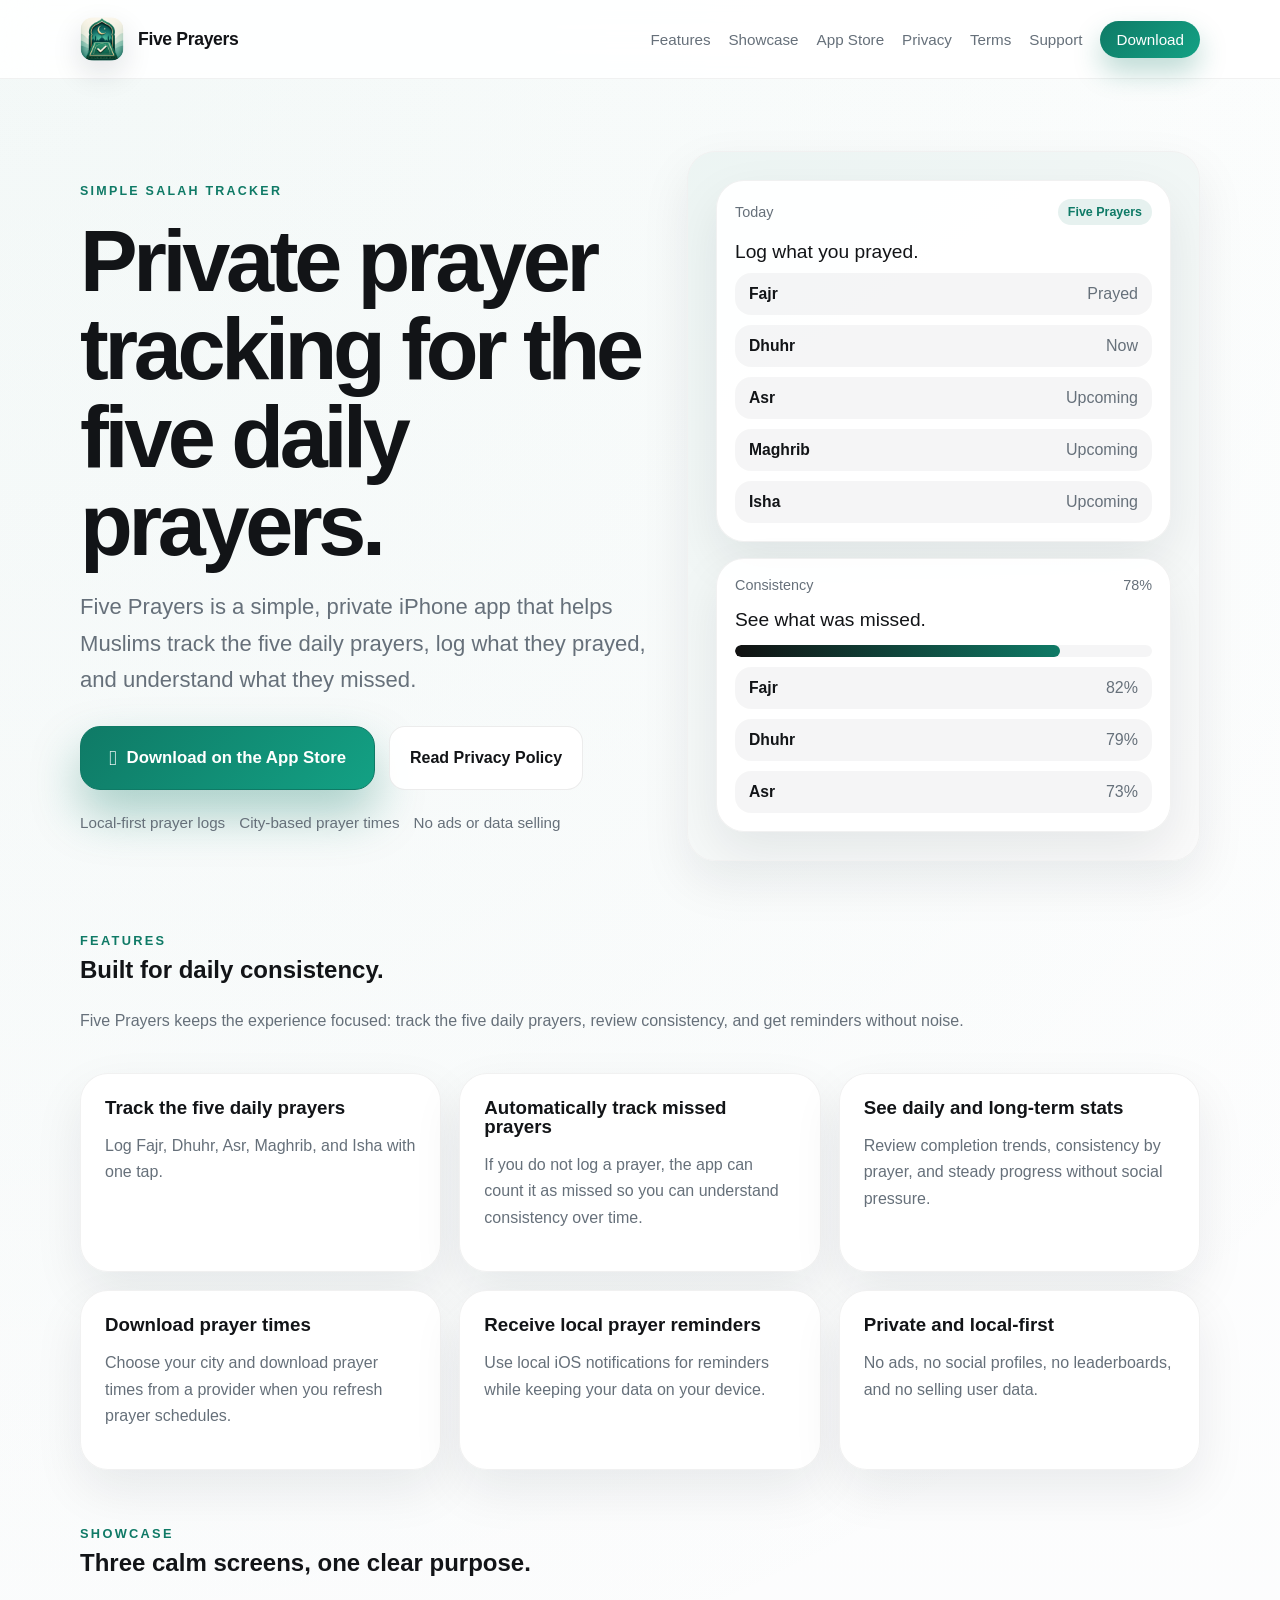
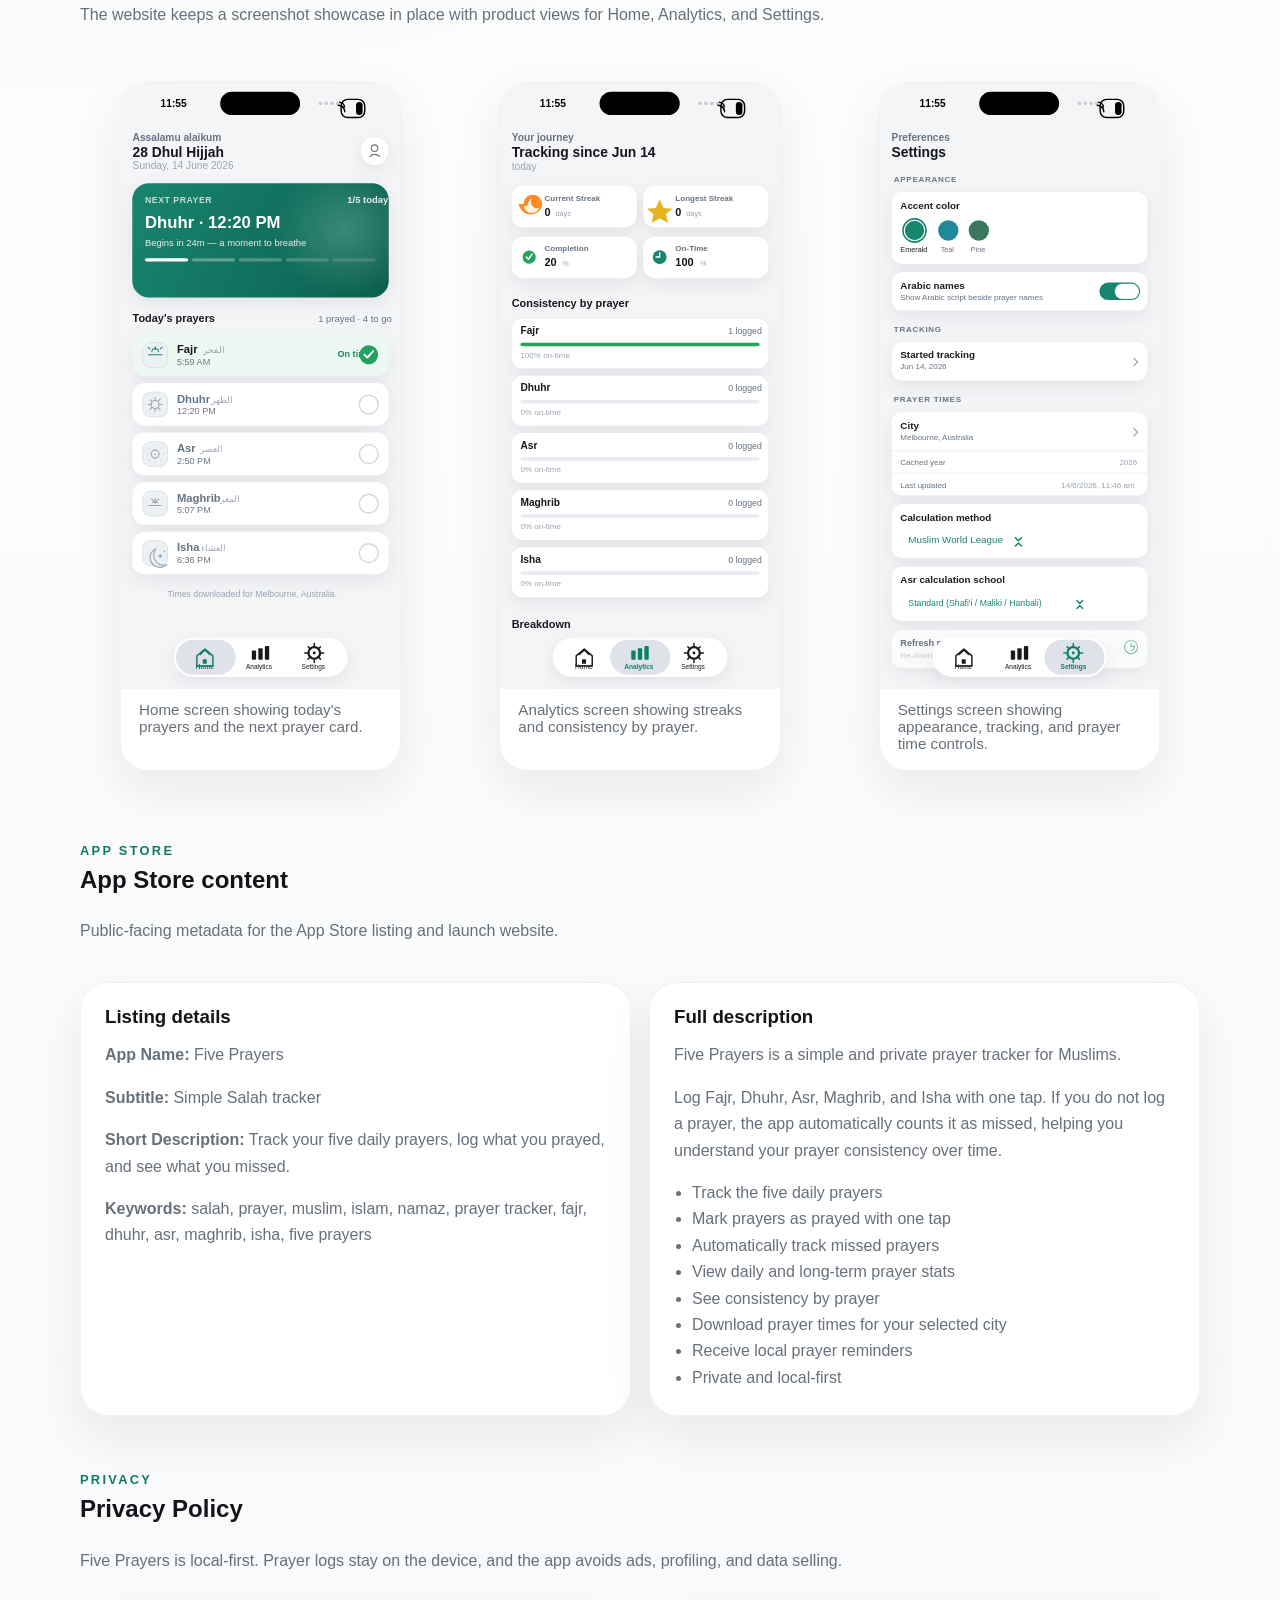
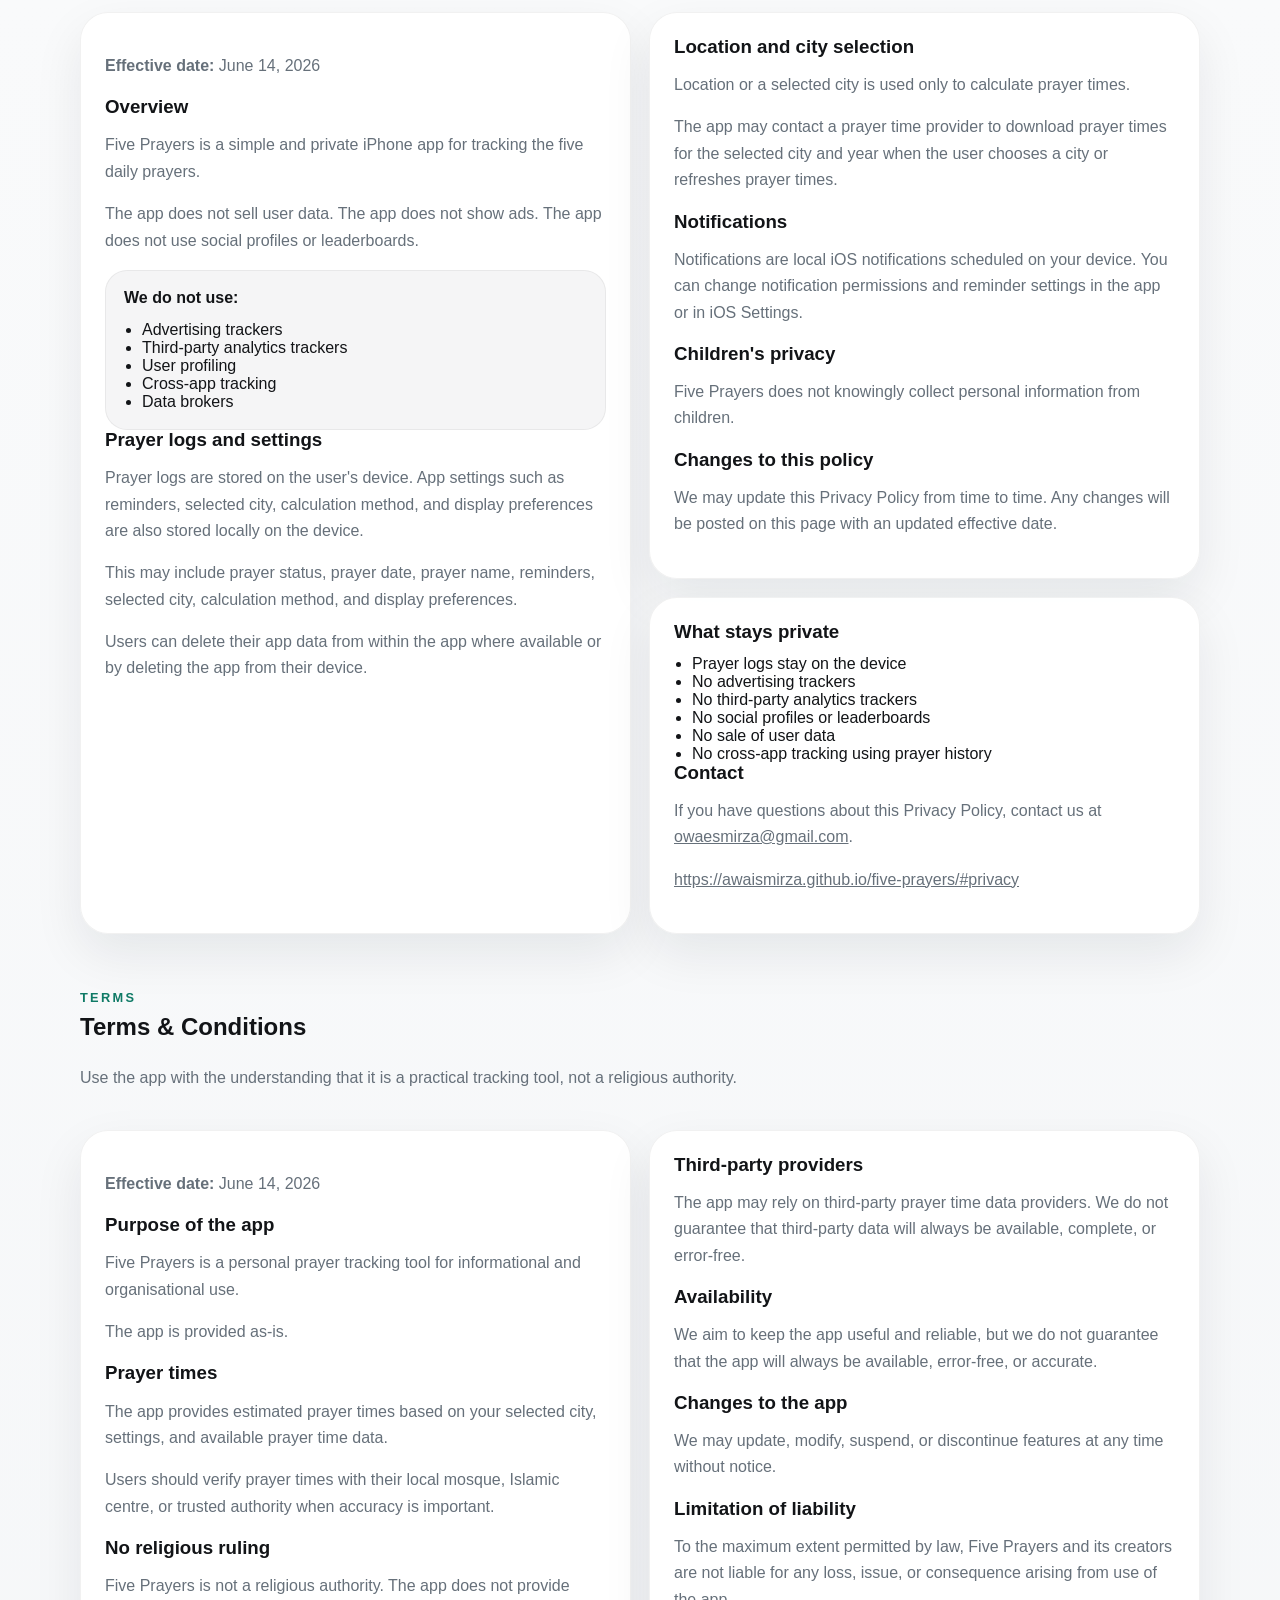
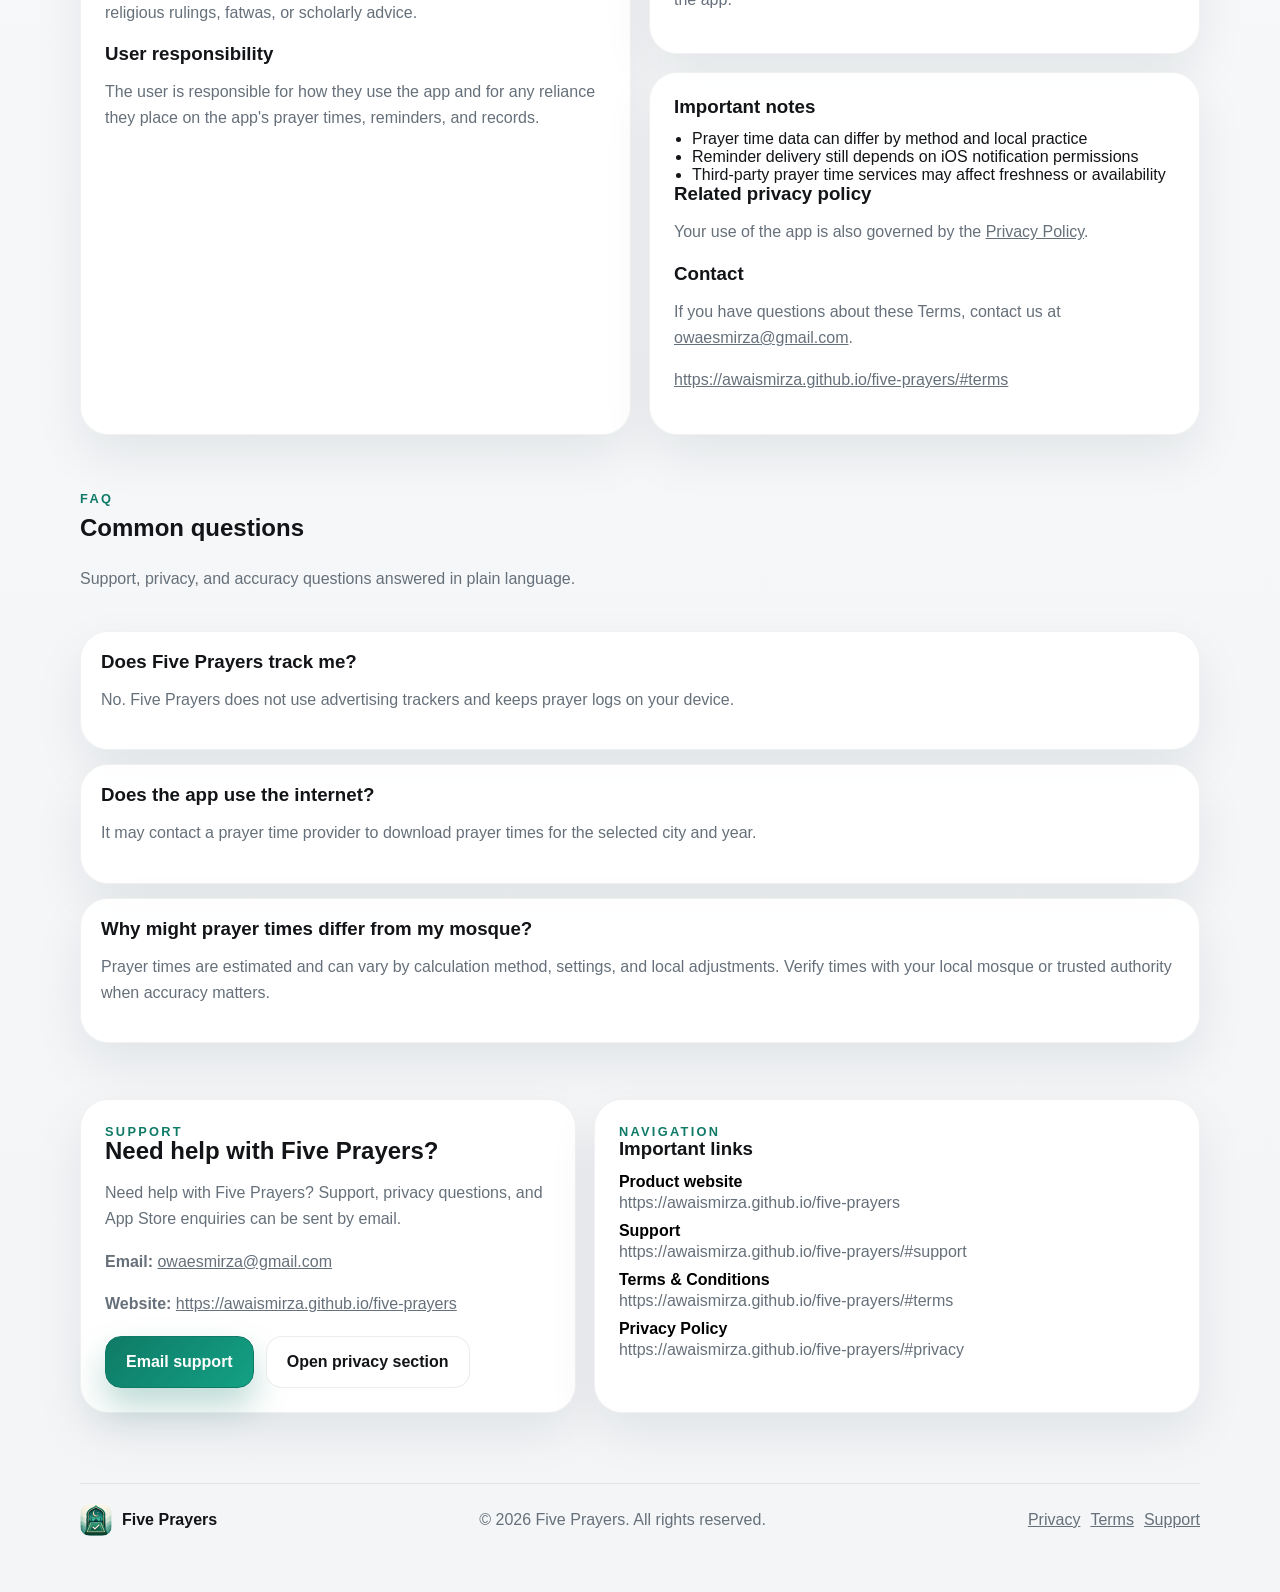
<file: index.html>
<!DOCTYPE html>
<html lang="en">
<head>
  <meta charset="utf-8">
  <meta name="viewport" content="width=device-width, initial-scale=1">
  <title>Five Prayers — Simple Muslim Prayer Tracker for iPhone</title>
  <meta name="description" content="Five Prayers is a simple, private iPhone app that helps Muslims track the five daily prayers, log what they prayed, and understand what they missed.">
  <meta name="theme-color" content="#ffffff">
  <meta property="og:title" content="Five Prayers — Simple Muslim Prayer Tracker for iPhone">
  <meta property="og:description" content="Five Prayers helps Muslims track the five daily prayers, log what they prayed, and understand what they missed with a calm, local-first iPhone app.">
  <meta property="og:type" content="website">
  <meta property="og:site_name" content="Five Prayers">
  <meta property="og:url" content="https://awaismirza.github.io/five-prayers">
  <meta property="og:image" content="https://awaismirza.github.io/five-prayers/docs/assets/app-icon.png">
  <meta name="twitter:card" content="summary_large_image">
  <meta name="twitter:title" content="Five Prayers — Simple Muslim Prayer Tracker for iPhone">
  <meta name="twitter:description" content="Track your five daily prayers, log what you prayed, and see what you missed.">
  <link rel="canonical" href="https://awaismirza.github.io/five-prayers">
  <link rel="icon" type="image/png" href="docs/assets/app-icon.png">
  <link rel="apple-touch-icon" href="docs/assets/app-icon.png">
  <script type="application/ld+json">
    {
      "@context": "https://schema.org",
      "@type": "MobileApplication",
      "name": "Five Prayers",
      "applicationCategory": "LifestyleApplication",
      "operatingSystem": "iOS",
      "url": "https://awaismirza.github.io/five-prayers",
      "image": "https://awaismirza.github.io/five-prayers/docs/assets/app-icon.png",
      "description": "Five Prayers is a simple, private iPhone app that helps Muslims track the five daily prayers, log what they prayed, and understand what they missed.",
      "offers": {
        "@type": "Offer",
        "price": "0",
        "priceCurrency": "USD"
      },
      "publisher": {
        "@type": "Organization",
        "name": "Five Prayers"
      }
    }
  </script>
  <style>
    :root {
      --forest: #111111;
      --deep: #000000;
      --sand: #f3f5f7;
      --cream: #ffffff;
      --ink: #121417;
      --muted: #66707a;
      --line: rgba(17, 20, 23, 0.08);
      --gold: #0f7a66;
      --shadow: 0 20px 50px rgba(15, 23, 42, 0.08);
      --radius: 28px;
    }
    * { box-sizing: border-box; }
    html { scroll-behavior: smooth; }
    body {
      margin: 0;
      font-family: "SF Pro Text", "Aptos", "Segoe UI Variable Text", "Helvetica Neue", sans-serif;
      color: var(--ink);
      background:
        radial-gradient(circle at top left, rgba(15, 122, 102, 0.05), transparent 28%),
        linear-gradient(180deg, #ffffff 0%, var(--sand) 100%);
    }
    a { color: inherit; }
    img { display: block; max-width: 100%; }
    .wrap { width: min(1120px, calc(100% - 40px)); margin: 0 auto; }
    .site-header {
      position: sticky;
      top: 0;
      z-index: 20;
      backdrop-filter: blur(20px);
      background: rgba(255, 255, 255, 0.88);
      border-bottom: 1px solid rgba(17, 20, 23, 0.06);
    }
    .nav {
      min-height: 78px;
      display: flex;
      align-items: center;
      justify-content: space-between;
      gap: 20px;
    }
    .brand {
      display: inline-flex;
      align-items: center;
      gap: 14px;
      text-decoration: none;
      font-weight: 700;
      font-size: 1.1rem;
      letter-spacing: -0.02em;
    }
    .brand img {
      width: 44px;
      height: 44px;
      border-radius: 14px;
      box-shadow: 0 12px 30px rgba(15, 23, 42, 0.12);
    }
    .links {
      display: flex;
      flex-wrap: wrap;
      align-items: center;
      gap: 18px;
      font-size: 0.95rem;
      color: var(--muted);
    }
    .links a {
      text-decoration: none;
    }
    .pill {
      background: linear-gradient(135deg, #0f7a66, #13a184);
      color: #fff;
      padding: 10px 16px;
      border-radius: 999px;
      box-shadow: 0 14px 28px rgba(15, 122, 102, 0.28);
    }
    .hero {
      padding: 72px 0 44px;
    }
    .hero-grid {
      display: grid;
      grid-template-columns: 1.05fr 0.95fr;
      gap: 40px;
      align-items: center;
    }
    .eyebrow {
      display: inline-flex;
      align-items: center;
      gap: 10px;
      color: var(--gold);
      letter-spacing: 0.18em;
      text-transform: uppercase;
      font-size: 0.78rem;
      font-weight: 700;
    }
    h1, h2, h3 {
      margin: 0;
      line-height: 1.02;
      font-family: "SF Pro Display", "Aptos Display", "Segoe UI Variable Display", "Helvetica Neue", sans-serif;
    }
    h1 {
      margin-top: 18px;
      font-size: clamp(3rem, 7vw, 5.4rem);
      letter-spacing: -0.05em;
    }
    .lead {
      margin-top: 20px;
      font-size: clamp(1.1rem, 2vw, 1.38rem);
      color: var(--muted);
      max-width: 640px;
      line-height: 1.65;
    }
    .cta, .trust {
      display: flex;
      flex-wrap: wrap;
      gap: 14px;
    }
    .cta { margin-top: 28px; }
    .trust {
      margin-top: 24px;
      color: var(--muted);
      font-size: 0.95rem;
    }
    .btn {
      display: inline-flex;
      align-items: center;
      justify-content: center;
      min-height: 52px;
      padding: 0 20px;
      border-radius: 16px;
      text-decoration: none;
      border: 1px solid var(--line);
      font-weight: 700;
      background: rgba(255, 255, 255, 0.92);
    }
    .btn.primary {
      background: linear-gradient(135deg, #0f7a66, #13a184);
      border-color: #0f7a66;
      color: #fff;
      box-shadow: 0 18px 34px rgba(15, 122, 102, 0.28);
    }
    .btn.download {
      min-height: 64px;
      padding: 0 28px;
      border-radius: 20px;
      font-size: 1.05rem;
      gap: 10px;
      box-shadow: 0 24px 48px rgba(15, 122, 102, 0.34);
    }
    .btn.download::before {
      content: "";
      font-size: 1.3rem;
      line-height: 1;
    }
    .hero-card,
    .section-card,
    .policy,
    .faq-item,
    .metadata,
    .phone,
    .support-card {
      background: rgba(255, 255, 255, 0.94);
      border: 1px solid rgba(17, 20, 23, 0.06);
      box-shadow: var(--shadow);
      border-radius: var(--radius);
    }
    .hero-card {
      padding: 28px;
      position: relative;
      overflow: hidden;
    }
    .hero-card::before {
      content: "";
      position: absolute;
      inset: 0;
      background: linear-gradient(145deg, rgba(15, 122, 102, 0.08), rgba(17, 20, 23, 0.02));
      pointer-events: none;
    }
    .hero-card > * { position: relative; }
    .phone-preview {
      display: grid;
      gap: 16px;
    }
    .phone {
      padding: 18px;
    }
    .phone-top {
      display: flex;
      justify-content: space-between;
      align-items: center;
      margin-bottom: 16px;
      color: var(--muted);
      font-size: 0.9rem;
    }
    .phone-title {
      font-size: 1.2rem;
      margin-bottom: 10px;
    }
    .row,
    .bar {
      border-radius: 16px;
      background: rgba(15, 23, 42, 0.04);
    }
    .row {
      display: flex;
      justify-content: space-between;
      padding: 12px 14px;
      margin-top: 10px;
    }
    .row strong { font-size: 0.98rem; }
    .row span { color: var(--muted); }
    .tag {
      display: inline-flex;
      align-items: center;
      padding: 6px 10px;
      border-radius: 999px;
      background: rgba(15, 122, 102, 0.1);
      color: var(--gold);
      font-size: 0.78rem;
      font-weight: 700;
    }
    .bar {
      height: 12px;
      overflow: hidden;
      margin-top: 14px;
    }
    .bar > span {
      display: block;
      height: 100%;
      background: linear-gradient(90deg, #111111, #0f7a66);
      border-radius: 999px;
    }
    section { padding: 28px 0; }
    .section-head {
      display: flex;
      flex-direction: column;
      gap: 10px;
      margin-bottom: 22px;
    }
    .section-head p,
    .section-card p,
    .policy p,
    .faq-item p,
    .support-card p,
    .metadata p,
    .metadata li {
      color: var(--muted);
      line-height: 1.65;
    }
    .section-label {
      font-size: 0.8rem;
      letter-spacing: 0.18em;
      text-transform: uppercase;
      color: var(--gold);
      font-weight: 700;
    }
    .grid-3,
    .grid-2 {
      display: grid;
      gap: 18px;
    }
    .grid-3 { grid-template-columns: repeat(3, minmax(0, 1fr)); }
    .grid-2 { grid-template-columns: repeat(2, minmax(0, 1fr)); }
    .section-card,
    .policy,
    .metadata,
    .support-card { padding: 24px; }
    .showcase-grid {
      display: grid;
      grid-template-columns: repeat(3, minmax(0, 1fr));
      gap: 18px;
    }
    .showcase-shot {
      padding: 0;
      overflow: hidden;
    }
    .showcase-shot img {
      width: 100%;
      height: auto;
      aspect-ratio: 768 / 1664;
      object-fit: cover;
      background: #f7f8fa;
    }
    .showcase-shot .caption {
      padding: 0 18px 18px;
    }
    .caption {
      margin-top: 12px;
      font-size: 0.95rem;
      color: var(--muted);
    }
    ul { padding-left: 18px; }
    .metadata ul,
    .policy ul,
    .support-card ul { margin: 12px 0 0; }
    .policies {
      display: grid;
      grid-template-columns: repeat(2, minmax(0, 1fr));
      gap: 18px;
    }
    .policy-stack {
      display: grid;
      gap: 18px;
    }
    .policy h3,
    .support-card h3,
    .faq-item h3,
    .metadata h3,
    .section-card h3 {
      margin-bottom: 12px;
    }
    .policy p + h3,
    .support-card p + h3,
    .support-card ul + h3 {
      margin-top: 18px;
    }
    .policy ul,
    .support-card ul,
    .faq-list {
      margin-top: 14px;
    }
    .policy-callout {
      padding: 18px;
      border-radius: 22px;
      background: rgba(15, 23, 42, 0.04);
      border: 1px solid rgba(17, 20, 23, 0.06);
    }
    .contact-actions {
      display: flex;
      flex-wrap: wrap;
      gap: 12px;
      margin-top: 18px;
    }
    .link-list {
      list-style: none;
      padding: 0;
      margin: 16px 0 0;
      display: grid;
      gap: 10px;
    }
    .link-list a {
      text-decoration: none;
      font-weight: 700;
      color: var(--deep);
    }
    .link-list span {
      color: var(--muted);
      display: block;
      font-weight: 400;
      margin-top: 3px;
    }
    .faq-list {
      display: grid;
      gap: 14px;
    }
    .faq-item { padding: 20px; }
    .support-grid {
      display: grid;
      grid-template-columns: 0.9fr 1.1fr;
      gap: 18px;
    }
    footer {
      padding: 42px 0 56px;
      color: var(--muted);
    }
    .footer-row {
      display: flex;
      flex-wrap: wrap;
      align-items: center;
      justify-content: space-between;
      gap: 14px;
      border-top: 1px solid rgba(8, 60, 49, 0.08);
      padding-top: 20px;
    }
    .footer-brand {
      display: inline-flex;
      align-items: center;
      gap: 10px;
      font-weight: 700;
      color: var(--ink);
    }
    .footer-brand img {
      width: 32px;
      height: 32px;
      border-radius: 10px;
    }
    .footer-links {
      display: flex;
      flex-wrap: wrap;
      gap: 10px;
    }
    @media (max-width: 900px) {
      .hero-grid,
      .grid-3,
      .grid-2,
      .showcase-grid,
      .policies,
      .support-grid {
        grid-template-columns: 1fr;
      }
      .nav {
        padding: 14px 0;
        align-items: flex-start;
        flex-direction: column;
      }
    }
  </style>
</head>
<body>
  <header class="site-header">
    <div class="wrap nav">
      <a class="brand" href="#top">
        <img src="docs/assets/app-icon.png" alt="Five Prayers app icon">
        <span>Five Prayers</span>
      </a>
      <div class="links">
        <a href="#features">Features</a>
        <a href="#showcase">Showcase</a>
        <a href="https://apps.apple.com/us/app/five-prayers/id6780003136">App Store</a>
        <a href="#privacy">Privacy</a>
        <a href="#terms">Terms</a>
        <a href="#support">Support</a>
        <a href="https://apps.apple.com/us/app/five-prayers/id6780003136" class="pill">Download</a>
      </div>
    </div>
  </header>

  <main id="top">
    <section class="hero">
      <div class="wrap hero-grid">
        <div>
          <div class="eyebrow">Simple Salah tracker</div>
          <h1>Private prayer tracking for the five daily prayers.</h1>
          <p class="lead">Five Prayers is a simple, private iPhone app that helps Muslims track the five daily prayers, log what they prayed, and understand what they missed.</p>
          <div class="cta">
            <a class="btn primary download" href="https://apps.apple.com/us/app/five-prayers/id6780003136">Download on the App Store</a>
            <a class="btn" href="#privacy">Read Privacy Policy</a>
          </div>
          <div class="trust">
            <span>Local-first prayer logs</span>
            <span>City-based prayer times</span>
            <span>No ads or data selling</span>
          </div>
        </div>
        <div class="hero-card">
          <div class="phone-preview">
            <div class="phone">
              <div class="phone-top"><span>Today</span><span class="tag">Five Prayers</span></div>
              <div class="phone-title">Log what you prayed.</div>
              <div class="row"><strong>Fajr</strong><span>Prayed</span></div>
              <div class="row"><strong>Dhuhr</strong><span>Now</span></div>
              <div class="row"><strong>Asr</strong><span>Upcoming</span></div>
              <div class="row"><strong>Maghrib</strong><span>Upcoming</span></div>
              <div class="row"><strong>Isha</strong><span>Upcoming</span></div>
            </div>
            <div class="phone">
              <div class="phone-top"><span>Consistency</span><span>78%</span></div>
              <div class="phone-title">See what was missed.</div>
              <div class="bar"><span style="width:78%"></span></div>
              <div class="row"><strong>Fajr</strong><span>82%</span></div>
              <div class="row"><strong>Dhuhr</strong><span>79%</span></div>
              <div class="row"><strong>Asr</strong><span>73%</span></div>
            </div>
          </div>
        </div>
      </div>
    </section>

    <section id="features">
      <div class="wrap">
        <div class="section-head">
          <div class="section-label">Features</div>
          <h2>Built for daily consistency.</h2>
          <p>Five Prayers keeps the experience focused: track the five daily prayers, review consistency, and get reminders without noise.</p>
        </div>
        <div class="grid-3">
          <article class="section-card"><h3>Track the five daily prayers</h3><p>Log Fajr, Dhuhr, Asr, Maghrib, and Isha with one tap.</p></article>
          <article class="section-card"><h3>Automatically track missed prayers</h3><p>If you do not log a prayer, the app can count it as missed so you can understand consistency over time.</p></article>
          <article class="section-card"><h3>See daily and long-term stats</h3><p>Review completion trends, consistency by prayer, and steady progress without social pressure.</p></article>
          <article class="section-card"><h3>Download prayer times</h3><p>Choose your city and download prayer times from a provider when you refresh prayer schedules.</p></article>
          <article class="section-card"><h3>Receive local prayer reminders</h3><p>Use local iOS notifications for reminders while keeping your data on your device.</p></article>
          <article class="section-card"><h3>Private and local-first</h3><p>No ads, no social profiles, no leaderboards, and no selling user data.</p></article>
        </div>
      </div>
    </section>

    <section id="showcase">
      <div class="wrap">
        <div class="section-head">
          <div class="section-label">Showcase</div>
          <h2>Three calm screens, one clear purpose.</h2>
          <p>The website keeps a screenshot showcase in place with product views for Home, Analytics, and Settings.</p>
        </div>
        <div class="showcase-grid">
          <figure class="phone showcase-shot">
            <img src="docs/assets/showcase-home.svg" alt="Five Prayers home screen showing today's prayers and the next prayer card">
            <figcaption class="caption">Home screen showing today's prayers and the next prayer card.</figcaption>
          </figure>
          <figure class="phone showcase-shot">
            <img src="docs/assets/showcase-analytics.svg" alt="Five Prayers analytics screen showing streaks and consistency by prayer">
            <figcaption class="caption">Analytics screen showing streaks and consistency by prayer.</figcaption>
          </figure>
          <figure class="phone showcase-shot">
            <img src="docs/assets/showcase-settings.svg" alt="Five Prayers settings screen showing appearance, tracking, and prayer time controls">
            <figcaption class="caption">Settings screen showing appearance, tracking, and prayer time controls.</figcaption>
          </figure>
        </div>
      </div>
    </section>

    <section id="app-store">
      <div class="wrap">
        <div class="section-head">
          <div class="section-label">App Store</div>
          <h2>App Store content</h2>
          <p>Public-facing metadata for the App Store listing and launch website.</p>
        </div>
        <div class="grid-2">
          <article class="metadata"><h3>Listing details</h3><p><strong>App Name:</strong> Five Prayers</p><p><strong>Subtitle:</strong> Simple Salah tracker</p><p><strong>Short Description:</strong> Track your five daily prayers, log what you prayed, and see what you missed.</p><p><strong>Keywords:</strong> salah, prayer, muslim, islam, namaz, prayer tracker, fajr, dhuhr, asr, maghrib, isha, five prayers</p></article>
          <article class="metadata"><h3>Full description</h3><p>Five Prayers is a simple and private prayer tracker for Muslims.</p><p>Log Fajr, Dhuhr, Asr, Maghrib, and Isha with one tap. If you do not log a prayer, the app automatically counts it as missed, helping you understand your prayer consistency over time.</p><ul><li>Track the five daily prayers</li><li>Mark prayers as prayed with one tap</li><li>Automatically track missed prayers</li><li>View daily and long-term prayer stats</li><li>See consistency by prayer</li><li>Download prayer times for your selected city</li><li>Receive local prayer reminders</li><li>Private and local-first</li></ul></article>
        </div>
      </div>
    </section>

    <section id="privacy">
      <div class="wrap">
        <div class="section-head"><div class="section-label">Privacy</div><h2>Privacy Policy</h2><p>Five Prayers is local-first. Prayer logs stay on the device, and the app avoids ads, profiling, and data selling.</p></div>
        <div class="policies">
          <article class="policy">
            <p><strong>Effective date:</strong> June 14, 2026</p>
            <h3>Overview</h3>
            <p>Five Prayers is a simple and private iPhone app for tracking the five daily prayers.</p>
            <p>The app does not sell user data. The app does not show ads. The app does not use social profiles or leaderboards.</p>
            <div class="policy-callout">
              <strong>We do not use:</strong>
              <ul>
                <li>Advertising trackers</li>
                <li>Third-party analytics trackers</li>
                <li>User profiling</li>
                <li>Cross-app tracking</li>
                <li>Data brokers</li>
              </ul>
            </div>
            <h3>Prayer logs and settings</h3>
            <p>Prayer logs are stored on the user's device. App settings such as reminders, selected city, calculation method, and display preferences are also stored locally on the device.</p>
            <p>This may include prayer status, prayer date, prayer name, reminders, selected city, calculation method, and display preferences.</p>
            <p>Users can delete their app data from within the app where available or by deleting the app from their device.</p>
          </article>
          <div class="policy-stack">
            <article class="policy">
              <h3>Location and city selection</h3>
              <p>Location or a selected city is used only to calculate prayer times.</p>
              <p>The app may contact a prayer time provider to download prayer times for the selected city and year when the user chooses a city or refreshes prayer times.</p>
              <h3>Notifications</h3>
              <p>Notifications are local iOS notifications scheduled on your device. You can change notification permissions and reminder settings in the app or in iOS Settings.</p>
              <h3>Children's privacy</h3>
              <p>Five Prayers does not knowingly collect personal information from children.</p>
              <h3>Changes to this policy</h3>
              <p>We may update this Privacy Policy from time to time. Any changes will be posted on this page with an updated effective date.</p>
            </article>
            <article class="policy">
              <h3>What stays private</h3>
              <ul>
                <li>Prayer logs stay on the device</li>
                <li>No advertising trackers</li>
                <li>No third-party analytics trackers</li>
                <li>No social profiles or leaderboards</li>
                <li>No sale of user data</li>
                <li>No cross-app tracking using prayer history</li>
              </ul>
              <h3>Contact</h3>
              <p>If you have questions about this Privacy Policy, contact us at <a href="mailto:owaesmirza@gmail.com">owaesmirza@gmail.com</a>.</p>
              <p><a href="https://awaismirza.github.io/five-prayers/#privacy">https://awaismirza.github.io/five-prayers/#privacy</a></p>
            </article>
          </div>
        </div>
      </div>
    </section>

    <section id="terms">
      <div class="wrap">
        <div class="section-head"><div class="section-label">Terms</div><h2>Terms &amp; Conditions</h2><p>Use the app with the understanding that it is a practical tracking tool, not a religious authority.</p></div>
        <div class="policies">
          <article class="policy">
            <p><strong>Effective date:</strong> June 14, 2026</p>
            <h3>Purpose of the app</h3>
            <p>Five Prayers is a personal prayer tracking tool for informational and organisational use.</p>
            <p>The app is provided as-is.</p>
            <h3>Prayer times</h3>
            <p>The app provides estimated prayer times based on your selected city, settings, and available prayer time data.</p>
            <p>Users should verify prayer times with their local mosque, Islamic centre, or trusted authority when accuracy is important.</p>
            <h3>No religious ruling</h3>
            <p>Five Prayers is not a religious authority. The app does not provide religious rulings, fatwas, or scholarly advice.</p>
            <h3>User responsibility</h3>
            <p>The user is responsible for how they use the app and for any reliance they place on the app's prayer times, reminders, and records.</p>
          </article>
          <div class="policy-stack">
            <article class="policy">
              <h3>Third-party providers</h3>
              <p>The app may rely on third-party prayer time data providers. We do not guarantee that third-party data will always be available, complete, or error-free.</p>
              <h3>Availability</h3>
              <p>We aim to keep the app useful and reliable, but we do not guarantee that the app will always be available, error-free, or accurate.</p>
              <h3>Changes to the app</h3>
              <p>We may update, modify, suspend, or discontinue features at any time without notice.</p>
              <h3>Limitation of liability</h3>
              <p>To the maximum extent permitted by law, Five Prayers and its creators are not liable for any loss, issue, or consequence arising from use of the app.</p>
            </article>
            <article class="policy">
              <h3>Important notes</h3>
              <ul>
                <li>Prayer time data can differ by method and local practice</li>
                <li>Reminder delivery still depends on iOS notification permissions</li>
                <li>Third-party prayer time services may affect freshness or availability</li>
              </ul>
              <h3>Related privacy policy</h3>
              <p>Your use of the app is also governed by the <a href="https://awaismirza.github.io/five-prayers/#privacy">Privacy Policy</a>.</p>
              <h3>Contact</h3>
              <p>If you have questions about these Terms, contact us at <a href="mailto:owaesmirza@gmail.com">owaesmirza@gmail.com</a>.</p>
              <p><a href="https://awaismirza.github.io/five-prayers/#terms">https://awaismirza.github.io/five-prayers/#terms</a></p>
            </article>
          </div>
        </div>
      </div>
    </section>

    <section id="faq">
      <div class="wrap">
        <div class="section-head"><div class="section-label">FAQ</div><h2>Common questions</h2><p>Support, privacy, and accuracy questions answered in plain language.</p></div>
        <div class="faq-list">
          <article class="faq-item"><h3>Does Five Prayers track me?</h3><p>No. Five Prayers does not use advertising trackers and keeps prayer logs on your device.</p></article>
          <article class="faq-item"><h3>Does the app use the internet?</h3><p>It may contact a prayer time provider to download prayer times for the selected city and year.</p></article>
          <article class="faq-item"><h3>Why might prayer times differ from my mosque?</h3><p>Prayer times are estimated and can vary by calculation method, settings, and local adjustments. Verify times with your local mosque or trusted authority when accuracy matters.</p></article>
        </div>
      </div>
    </section>

    <section id="support">
      <div class="wrap support-grid">
        <article class="support-card">
          <div class="section-label">Support</div>
          <h2>Need help with Five Prayers?</h2>
          <p>Need help with Five Prayers? Support, privacy questions, and App Store enquiries can be sent by email.</p>
          <p><strong>Email:</strong> <a href="mailto:owaesmirza@gmail.com">owaesmirza@gmail.com</a></p>
          <p><strong>Website:</strong> <a href="https://awaismirza.github.io/five-prayers">https://awaismirza.github.io/five-prayers</a></p>
          <div class="contact-actions">
            <a class="btn primary" href="mailto:owaesmirza@gmail.com">Email support</a>
            <a class="btn" href="https://awaismirza.github.io/five-prayers/#privacy">Open privacy section</a>
          </div>
        </article>
        <article class="support-card">
          <div class="section-label">Navigation</div>
          <h3>Important links</h3>
          <ul class="link-list">
            <li><a href="https://awaismirza.github.io/five-prayers">Product website<span>https://awaismirza.github.io/five-prayers</span></a></li>
            <li><a href="https://awaismirza.github.io/five-prayers/#support">Support<span>https://awaismirza.github.io/five-prayers/#support</span></a></li>
            <li><a href="https://awaismirza.github.io/five-prayers/#terms">Terms &amp; Conditions<span>https://awaismirza.github.io/five-prayers/#terms</span></a></li>
            <li><a href="https://awaismirza.github.io/five-prayers/#privacy">Privacy Policy<span>https://awaismirza.github.io/five-prayers/#privacy</span></a></li>
          </ul>
        </article>
      </div>
    </section>
  </main>

  <footer>
    <div class="wrap footer-row">
      <div class="footer-brand"><img src="docs/assets/app-icon.png" alt="Five Prayers app icon"><span>Five Prayers</span></div>
      <span>© 2026 Five Prayers. All rights reserved.</span>
      <div class="footer-links"><a href="#privacy">Privacy</a><a href="#terms">Terms</a><a href="#support">Support</a></div>
    </div>
  </footer>
</body>
</html>
</file>
